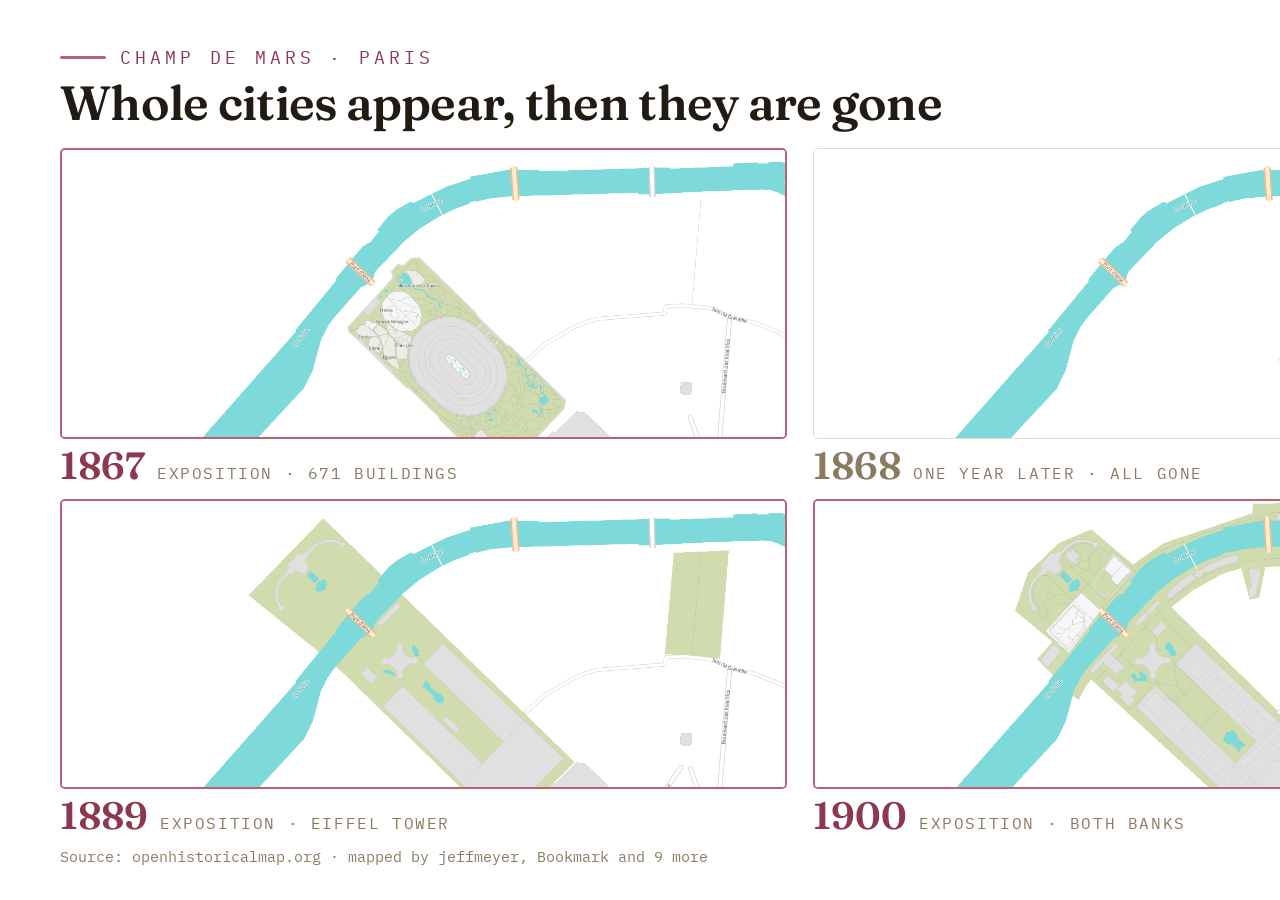
<file: _champ_years.html>
<!doctype html><html><head><meta charset="utf-8">
<style>
@font-face{font-family:'Fraunces';src:url('fonts/fraunces-wght.woff2') format('woff2');font-weight:100 900;}
@font-face{font-family:'Hanken Grotesk';src:url('fonts/hanken-wght.woff2') format('woff2');font-weight:100 900;}
@font-face{font-family:'IBM Plex Mono';src:url('fonts/plexmono-400.woff2') format('woff2');font-weight:400;}
@font-face{font-family:'IBM Plex Mono';src:url('fonts/plexmono-600.woff2') format('woff2');font-weight:600;}
:root{--paper:#FFF;--paper-2:#FAF8F4;--paper-edge:#E4DED2;--ink:#211B13;--ink-soft:#574B39;--ink-faint:#8A7A60;
 --rosa:#BC6076;--rosa-deep:#8C384E;--teal:#2C8A7B;--teal-deep:#1C5E54;
 --display:'Fraunces',Georgia,serif;--mono:'IBM Plex Mono',monospace;--body:'Hanken Grotesk',sans-serif;}
*{box-sizing:border-box;margin:0;padding:0}
body{width:1600px;height:900px;background:var(--paper);font-family:var(--body);color:var(--ink);
 padding:46px 60px 34px;display:flex;flex-direction:column}
.kicker{font-family:var(--mono);font-size:18px;letter-spacing:.22em;text-transform:uppercase;color:var(--rosa-deep);
 display:flex;align-items:center;gap:14px}
.kicker::before{content:"";width:46px;height:3px;background:var(--rosa);border-radius:2px}
h1{font-family:var(--display);font-size:48px;font-weight:600;letter-spacing:-.015em;margin:4px 0 16px}
.grid{flex:1;min-height:0;display:grid;grid-template-columns:1fr 1fr;grid-template-rows:minmax(0,1fr) minmax(0,1fr);gap:14px 26px}
figure{display:flex;flex-direction:column;gap:8px;min-height:0}
.img{flex:1;border:1px solid var(--paper-edge);border-radius:5px;overflow:hidden;background:var(--paper-2);min-height:0}
.img img{width:100%;height:100%;object-fit:cover;object-position:center;display:block}
figcaption{display:flex;align-items:baseline;gap:12px}
.y{font-family:var(--display);font-size:38px;font-weight:600;line-height:1}
.t{font-family:var(--mono);font-size:16px;letter-spacing:.10em;text-transform:uppercase;color:var(--ink-faint)}
figure.on .y{color:var(--rosa-deep)} figure.on .img{border-color:var(--rosa);border-width:2px}
figure.off .y{color:var(--ink-faint)}
.src{font-family:var(--mono);font-size:15px;color:var(--ink-faint);margin-top:12px}
</style></head><body>
<div class="kicker">Champ de Mars · Paris</div>
<h1>Whole cities appear, then they are gone</h1>
<div class="grid">
  <figure class="on"><div class="img"><img src="assets/champ/panel-1867.png"></div>
    <figcaption><span class="y">1867</span><span class="t">exposition · 671 buildings</span></figcaption></figure>
  <figure class="off"><div class="img"><img src="assets/champ/panel-1868.png"></div>
    <figcaption><span class="y">1868</span><span class="t">one year later · all gone</span></figcaption></figure>
  <figure class="on"><div class="img"><img src="assets/champ/panel-1889.png"></div>
    <figcaption><span class="y">1889</span><span class="t">exposition · Eiffel Tower</span></figcaption></figure>
  <figure class="on"><div class="img"><img src="assets/champ/panel-1900.png"></div>
    <figcaption><span class="y">1900</span><span class="t">exposition · both banks</span></figcaption></figure>
</div>
<div class="src">Source: openhistoricalmap.org · mapped by jeffmeyer, Bookmark and 9 more</div>
</body></html>
</file>
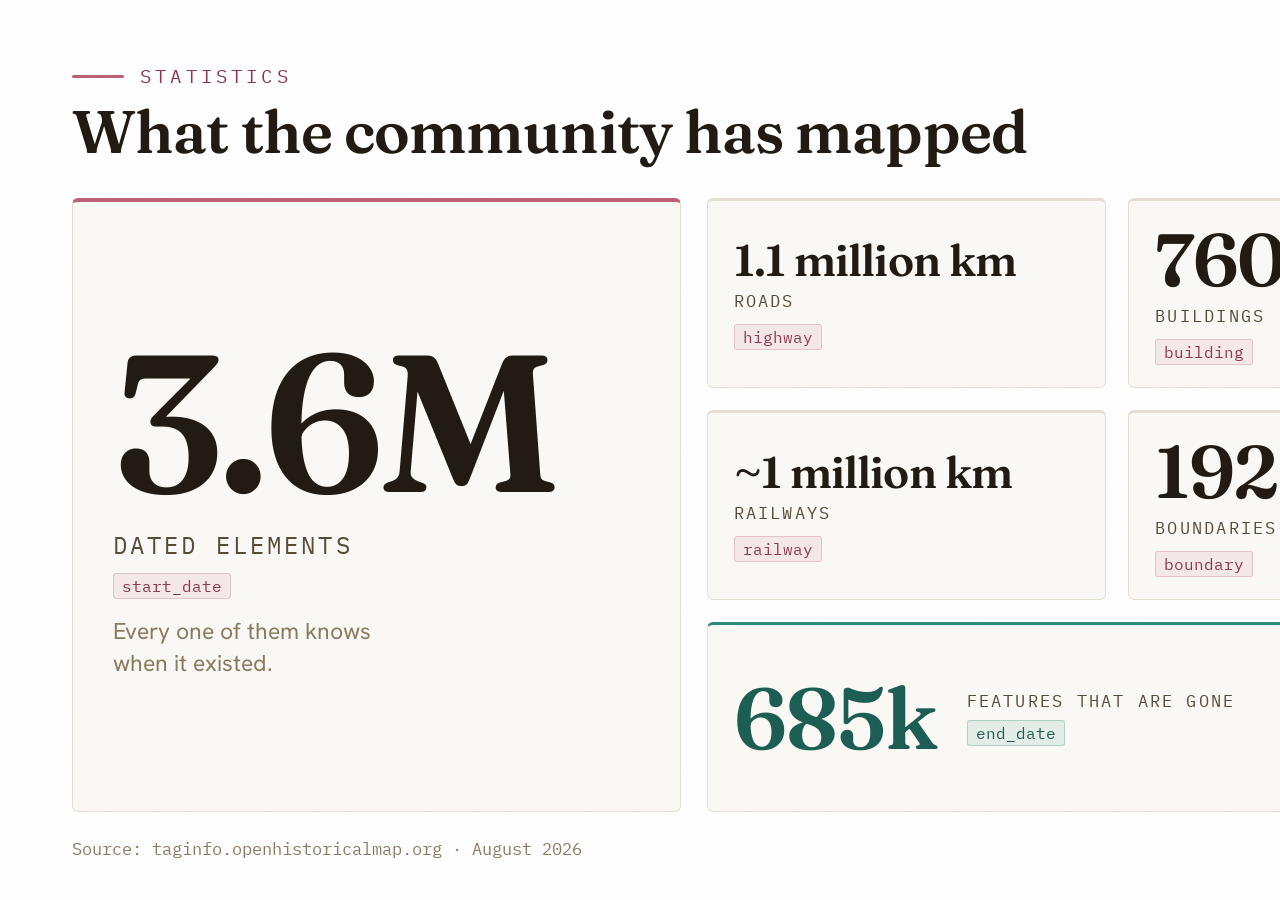
<file: _stats_card.html>
<!doctype html><html><head><meta charset="utf-8">
<style>
@font-face{font-family:'Fraunces';src:url('fonts/fraunces-wght.woff2') format('woff2');font-weight:100 900;}
@font-face{font-family:'Hanken Grotesk';src:url('fonts/hanken-wght.woff2') format('woff2');font-weight:100 900;}
@font-face{font-family:'IBM Plex Mono';src:url('fonts/plexmono-400.woff2') format('woff2');font-weight:400;}
@font-face{font-family:'IBM Plex Mono';src:url('fonts/plexmono-600.woff2') format('woff2');font-weight:600;}
:root{
  --paper:#FFFFFF; --paper-2:#FAF8F4; --paper-edge:#E4DED2;
  --ink:#211B13; --ink-soft:#574B39; --ink-faint:#8A7A60;
  --rosa:#BC6076; --rosa-deep:#8C384E; --teal:#2C8A7B; --teal-deep:#1C5E54;
  --display:'Fraunces',Georgia,serif; --mono:'IBM Plex Mono',monospace; --body:'Hanken Grotesk',sans-serif;
}
*{box-sizing:border-box;margin:0;padding:0}
body{width:1600px;height:900px;background:var(--paper);font-family:var(--body);color:var(--ink);
  padding:64px 72px 56px;display:flex;flex-direction:column;
  background-image:url("data:image/svg+xml,%3Csvg xmlns='http://www.w3.org/2000/svg' width='160' height='160'%3E%3Cfilter id='n'%3E%3CfeTurbulence type='fractalNoise' baseFrequency='0.9' numOctaves='2' stitchTiles='stitch'/%3E%3CfeColorMatrix type='saturate' values='0'/%3E%3C/filter%3E%3Crect width='100%25' height='100%25' filter='url(%23n)' opacity='0.045'/%3E%3C/svg%3E");}
.kicker{font-family:var(--mono);font-size:19px;letter-spacing:.22em;text-transform:uppercase;
  color:var(--rosa-deep);display:flex;align-items:center;gap:16px;margin-bottom:6px}
.kicker::before{content:"";width:52px;height:3px;background:var(--rosa);border-radius:2px}
h1{font-family:var(--display);font-size:60px;font-weight:600;letter-spacing:-.015em;margin-bottom:30px}
.wrap{flex:1;display:grid;grid-template-columns:1fr 1.35fr;gap:26px}
.hero{background:var(--paper-2);border:1px solid var(--paper-edge);border-top:4px solid var(--rosa);
  border-radius:6px;padding:52px 40px;display:flex;flex-direction:column;justify-content:center}
.hero .n{font-family:var(--display);font-size:195px;font-weight:600;line-height:.9;letter-spacing:-.03em}
.hero .l{font-family:var(--mono);font-size:24px;letter-spacing:.13em;text-transform:uppercase;
  color:var(--ink-soft);margin-top:20px}
.hero .note{font-size:23px;color:var(--ink-faint);margin-top:16px;line-height:1.4;max-width:22ch}
.grid{display:grid;grid-template-columns:1fr 1fr;grid-template-rows:1fr 1fr 1fr;gap:22px}
.c{background:var(--paper-2);border:1px solid var(--paper-edge);border-top:3px solid var(--paper-edge);
  border-radius:6px;padding:22px 26px;display:flex;flex-direction:column;justify-content:center}
.c .n{font-family:var(--display);font-size:74px;font-weight:600;line-height:1;letter-spacing:-.02em}
.c .n.long{font-size:44px;white-space:nowrap}
.c .l{font-family:var(--mono);font-size:17px;letter-spacing:.13em;text-transform:uppercase;color:var(--ink-soft);margin-top:8px}
.tag{font-family:var(--mono);font-size:16px;color:var(--rosa-deep);background:rgba(188,96,118,.10);
  border:1px solid rgba(188,96,118,.28);border-radius:3px;padding:2px 8px;align-self:flex-start;margin-top:12px}
.wide{grid-column:1 / -1;border-top-color:var(--teal);flex-direction:row;align-items:center;gap:30px}
.wide .n{color:var(--teal-deep);font-size:86px}
.wide .tag{color:var(--teal-deep);background:rgba(44,138,123,.10);border-color:rgba(44,138,123,.30);margin-top:0}
.wide .txt{display:flex;flex-direction:column;gap:8px}
.wide .l{margin-top:0}
.src{font-family:var(--mono);font-size:17px;color:var(--ink-faint);margin-top:26px}
</style></head><body>
<div class="kicker">Statistics</div>
<h1>What the community has mapped</h1>
<div class="wrap">
  <div class="hero">
    <div class="n">3.6M</div>
    <div class="l">dated elements</div>
    <span class="tag">start_date</span>
    <div class="note">Every one of them knows<br>when it existed.</div>
  </div>
  <div class="grid">
    <div class="c"><div class="n long">1.1 million km</div><div class="l">roads</div><span class="tag">highway</span></div>
    <div class="c"><div class="n">760k</div><div class="l">buildings</div><span class="tag">building</span></div>
    <div class="c"><div class="n long">~1 million km</div><div class="l">railways</div><span class="tag">railway</span></div>
    <div class="c"><div class="n">192k</div><div class="l">boundaries</div><span class="tag">boundary</span></div>
    <div class="c wide"><div class="n">685k</div>
      <div class="txt"><div class="l">features that are gone</div>
      <span class="tag">end_date</span></div>
      <div class="l" style="margin-left:auto;text-align:right;color:var(--ink-faint)">19% of<br>dated elements</div>
    </div>
  </div>
</div>
<div class="src">Source: taginfo.openhistoricalmap.org · August 2026</div>
</body></html>
</file>
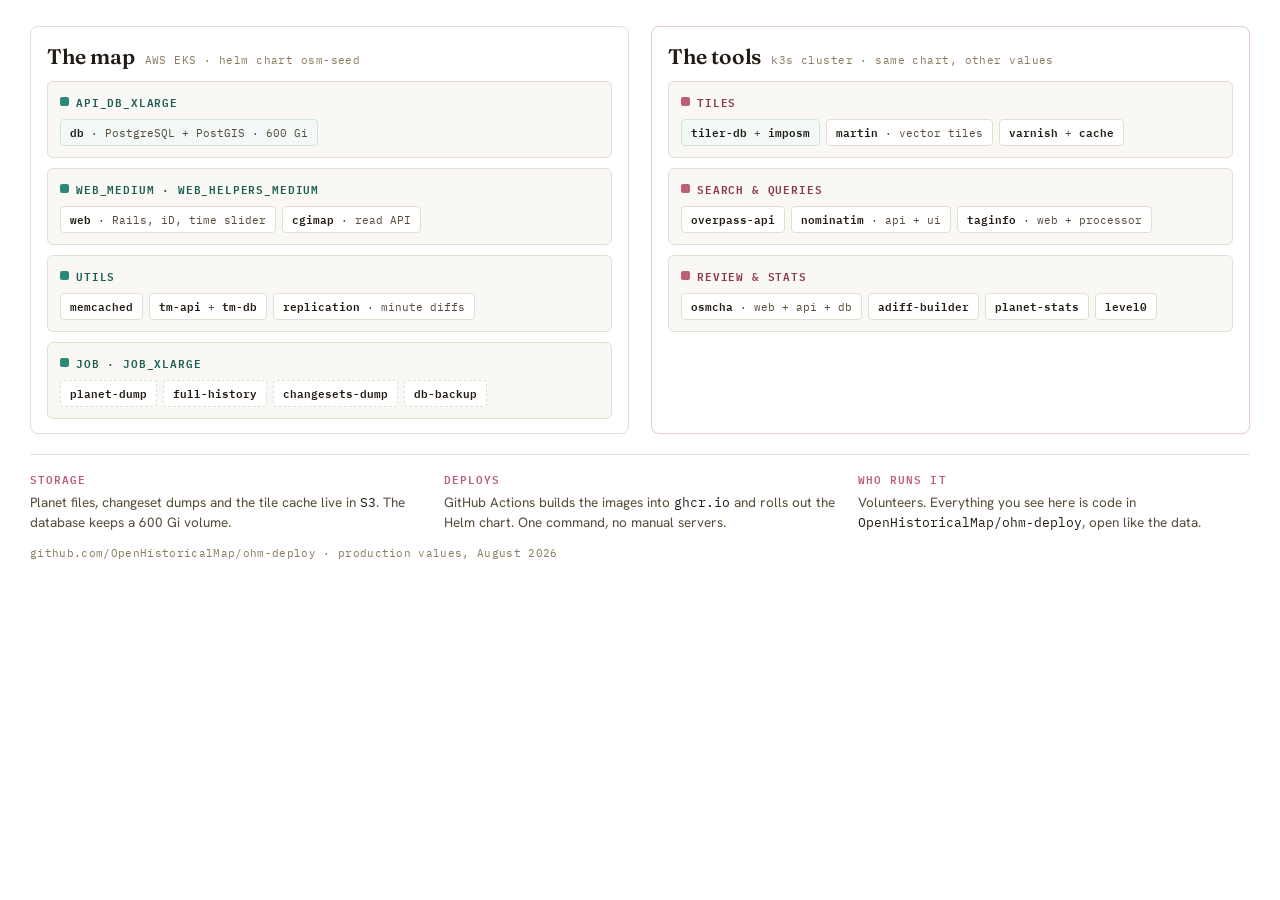
<file: tools/infra-diagram.html>
<!doctype html>
<meta charset="utf-8">
<title>OHM infrastructure diagram</title>
<style>
  @font-face { font-family:'Fraunces'; src:url('../fonts/fraunces-wght.woff2') format('woff2'); font-weight:100 900; }
  @font-face { font-family:'Hanken Grotesk'; src:url('../fonts/hanken-wght.woff2') format('woff2'); font-weight:100 900; }
  @font-face { font-family:'IBM Plex Mono'; src:url('../fonts/plexmono-400.woff2') format('woff2'); font-weight:400; }
  @font-face { font-family:'IBM Plex Mono'; src:url('../fonts/plexmono-600.woff2') format('woff2'); font-weight:600; }

  :root{
    --ink:#211B13; --ink-soft:#574B39; --ink-faint:#8A7A60;
    --rosa:#BC6076; --rosa-deep:#8C384E; --rosa-tint:#E7CBCD;
    --teal:#2C8A7B; --teal-deep:#1C5E54;
    --edge:#E4DED2; --paper2:#FAF8F4;
  }
  *{ box-sizing:border-box; }
  body{ margin:0; background:#fff; font-family:'Hanken Grotesk',system-ui,sans-serif; color:var(--ink); }

  #sheet{ width:1280px; padding:26px 30px 22px; }

  .row{ display:grid; grid-template-columns:1fr 1fr; gap:22px; }

  .cluster{ border:1px solid var(--edge); border-radius:8px; padding:16px 16px 14px; background:#fff; }
  .cluster.k3s{ border-color:var(--rosa-tint); }
  .cluster > header{ display:flex; align-items:baseline; gap:10px; margin-bottom:12px; }
  .cluster h2{
    font-family:'Fraunces',Georgia,serif; font-size:21px; font-weight:600; margin:0; letter-spacing:-.01em;
  }
  .cluster .what{ font-family:'IBM Plex Mono',monospace; font-size:11px; color:var(--ink-faint); letter-spacing:.04em; }

  .nodes{ display:grid; gap:10px; }
  .node{ border:1px solid var(--edge); border-radius:6px; background:var(--paper2); padding:10px 12px 11px; }
  .node .label{
    font-family:'IBM Plex Mono',monospace; font-size:10.5px; font-weight:600; letter-spacing:.08em;
    text-transform:uppercase; color:var(--teal-deep); display:flex; align-items:center; gap:7px; margin-bottom:8px;
  }
  .k3s .node .label{ color:var(--rosa-deep); }
  .label::before{ content:''; width:9px; height:9px; border-radius:2px; background:var(--teal); flex:none; }
  .k3s .label::before{ background:var(--rosa); }

  .pods{ display:flex; flex-wrap:wrap; gap:6px; }
  .pod{
    font-family:'IBM Plex Mono',monospace; font-size:11px; line-height:1;
    padding:6px 9px; border-radius:4px; background:#fff; border:1px solid var(--edge); color:var(--ink-soft);
  }
  .pod b{ color:var(--ink); font-weight:600; }
  .pod.db{ border-color:#CFE3DE; background:#F2F9F7; }
  .pod.job{ border-style:dashed; }

  .strip{
    margin-top:20px; border-top:1px solid var(--edge); padding-top:14px;
    display:grid; grid-template-columns:repeat(3,1fr); gap:22px;
  }
  .strip h3{
    font-family:'IBM Plex Mono',monospace; font-size:10.5px; font-weight:600; letter-spacing:.1em;
    text-transform:uppercase; color:var(--rosa); margin:0 0 5px;
  }
  .strip p{ margin:0; font-size:13.5px; line-height:1.45; color:var(--ink-soft); }
  .strip code{ font-family:'IBM Plex Mono',monospace; font-size:12.5px; color:var(--ink); }

  .foot{
    margin-top:14px; font-family:'IBM Plex Mono',monospace; font-size:11px;
    color:var(--ink-faint); letter-spacing:.03em;
  }
</style>

<div id="sheet">
  <div class="row">

    <section class="cluster">
      <header>
        <h2>The map</h2>
        <span class="what">AWS EKS · helm chart osm-seed</span>
      </header>
      <div class="nodes">
        <div class="node">
          <div class="label">api_db_xlarge</div>
          <div class="pods">
            <span class="pod db"><b>db</b> · PostgreSQL + PostGIS · 600 Gi</span>
          </div>
        </div>
        <div class="node">
          <div class="label">web_medium · web_helpers_medium</div>
          <div class="pods">
            <span class="pod"><b>web</b> · Rails, iD, time slider</span>
            <span class="pod"><b>cgimap</b> · read API</span>
          </div>
        </div>
        <div class="node">
          <div class="label">utils</div>
          <div class="pods">
            <span class="pod"><b>memcached</b></span>
            <span class="pod"><b>tm-api</b> + <b>tm-db</b></span>
            <span class="pod"><b>replication</b> · minute diffs</span>
          </div>
        </div>
        <div class="node">
          <div class="label">job · job_xlarge</div>
          <div class="pods">
            <span class="pod job"><b>planet-dump</b></span>
            <span class="pod job"><b>full-history</b></span>
            <span class="pod job"><b>changesets-dump</b></span>
            <span class="pod job"><b>db-backup</b></span>
          </div>
        </div>
      </div>
    </section>

    <section class="cluster k3s">
      <header>
        <h2>The tools</h2>
        <span class="what">k3s cluster · same chart, other values</span>
      </header>
      <div class="nodes">
        <div class="node">
          <div class="label">tiles</div>
          <div class="pods">
            <span class="pod db"><b>tiler-db</b> + <b>imposm</b></span>
            <span class="pod"><b>martin</b> · vector tiles</span>
            <span class="pod"><b>varnish</b> + <b>cache</b></span>
          </div>
        </div>
        <div class="node">
          <div class="label">search &amp; queries</div>
          <div class="pods">
            <span class="pod"><b>overpass-api</b></span>
            <span class="pod"><b>nominatim</b> · api + ui</span>
            <span class="pod"><b>taginfo</b> · web + processor</span>
          </div>
        </div>
        <div class="node">
          <div class="label">review &amp; stats</div>
          <div class="pods">
            <span class="pod"><b>osmcha</b> · web + api + db</span>
            <span class="pod"><b>adiff-builder</b></span>
            <span class="pod"><b>planet-stats</b></span>
            <span class="pod"><b>level0</b></span>
          </div>
        </div>
      </div>
    </section>

  </div>

  <div class="strip">
    <div>
      <h3>Storage</h3>
      <p>Planet files, changeset dumps and the tile cache live in <code>S3</code>. The database keeps a 600 Gi volume.</p>
    </div>
    <div>
      <h3>Deploys</h3>
      <p>GitHub Actions builds the images into <code>ghcr.io</code> and rolls out the Helm chart. One command, no manual servers.</p>
    </div>
    <div>
      <h3>Who runs it</h3>
      <p>Volunteers. Everything you see here is code in <code>OpenHistoricalMap/ohm-deploy</code>, open like the data.</p>
    </div>
  </div>

  <div class="foot">github.com/OpenHistoricalMap/ohm-deploy · production values, August 2026</div>
</div>
</file>
